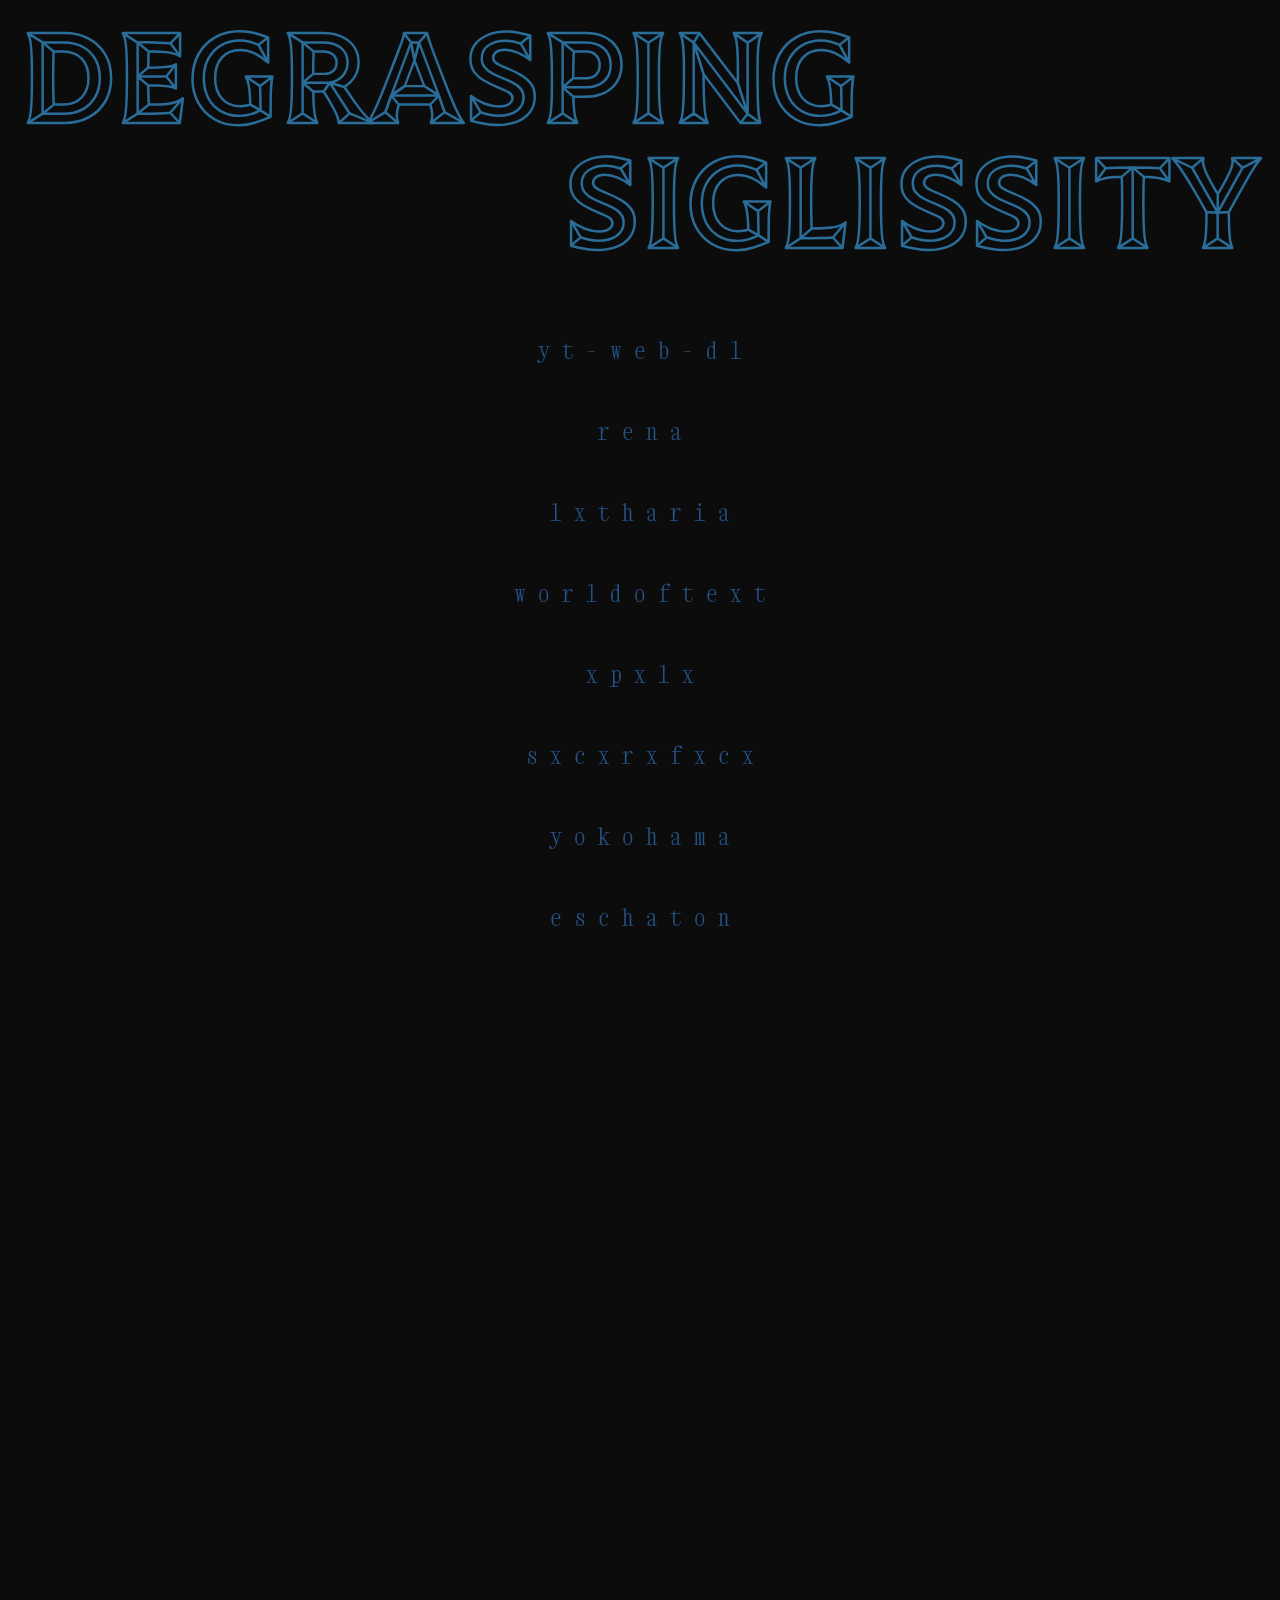
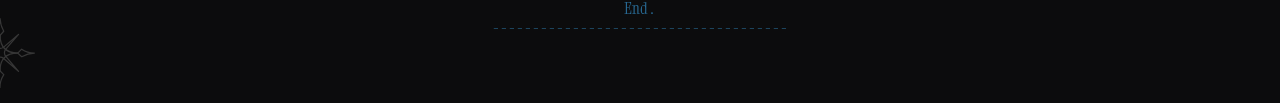
<file: index.html>
<!DOCTYPE html>

<head lang="de">
    <title>[The Lx.]</title>
    <link rel="stylesheet" href="styles/main.css">
    <link rel="stylesheet" href="styles/damage.css">
    <meta charset="UTF-8">
    <meta name="viewport" content="width=device-width, initial-scale=1.0">
    <link rel="preconnect" href="https://fonts.googleapis.com">
    <link rel="preconnect" href="https://fonts.gstatic.com" crossorigin>
    <link href="https://fonts.googleapis.com/css2?family=Tilt+Prism&family=Xanh+Mono:ital@0;1&display=swap"
          rel="stylesheet">
</head>
<body>
	<div class="damagable">

		<header>
			<div class="headingText">
				<h1 id="titleword1">degrasping</h1>
				<h1 id="titleword2">siglissity</h1>

			</div>
		</header>


		<section>
			<div class="navigation">
				<a href="./tooling/yt-web-dl/index.html"> y t - w e b - d l </a>
				<a href="./rena.html"> r e n a </a>
				<a href="https://github.com/Lxtharia"> l x t h a r i a </a>
				<a href="https://www.yourworldoftext.com/lxn"> w o r l d   o f   t e x t </a>
				<a href="./"> x p x l x </a>
				<a onmousedown="damage()"> s x c x r x f x c x </a>
				<a href="https://www.lama-in.yokohama"> y o k o h a m a </a>
				<a href="./tooling/eschaton-translator/"> e s c h a t o n </a>
			</div>
		</section>

		<footer>
			<p>End.<br>-------------------------------------</p>
		</footer>
	</div>

<div class="cursor-tracking" id="color-aura"></div>
<div class="cursor-tracking" id="cursor-crosshair">
    <img src="img/cursorstar-red-90.svg"/>
</div>

<script src="scripts/damage.js"></script>
<script src="scripts/color-aura.js"></script>

</body>
</file>
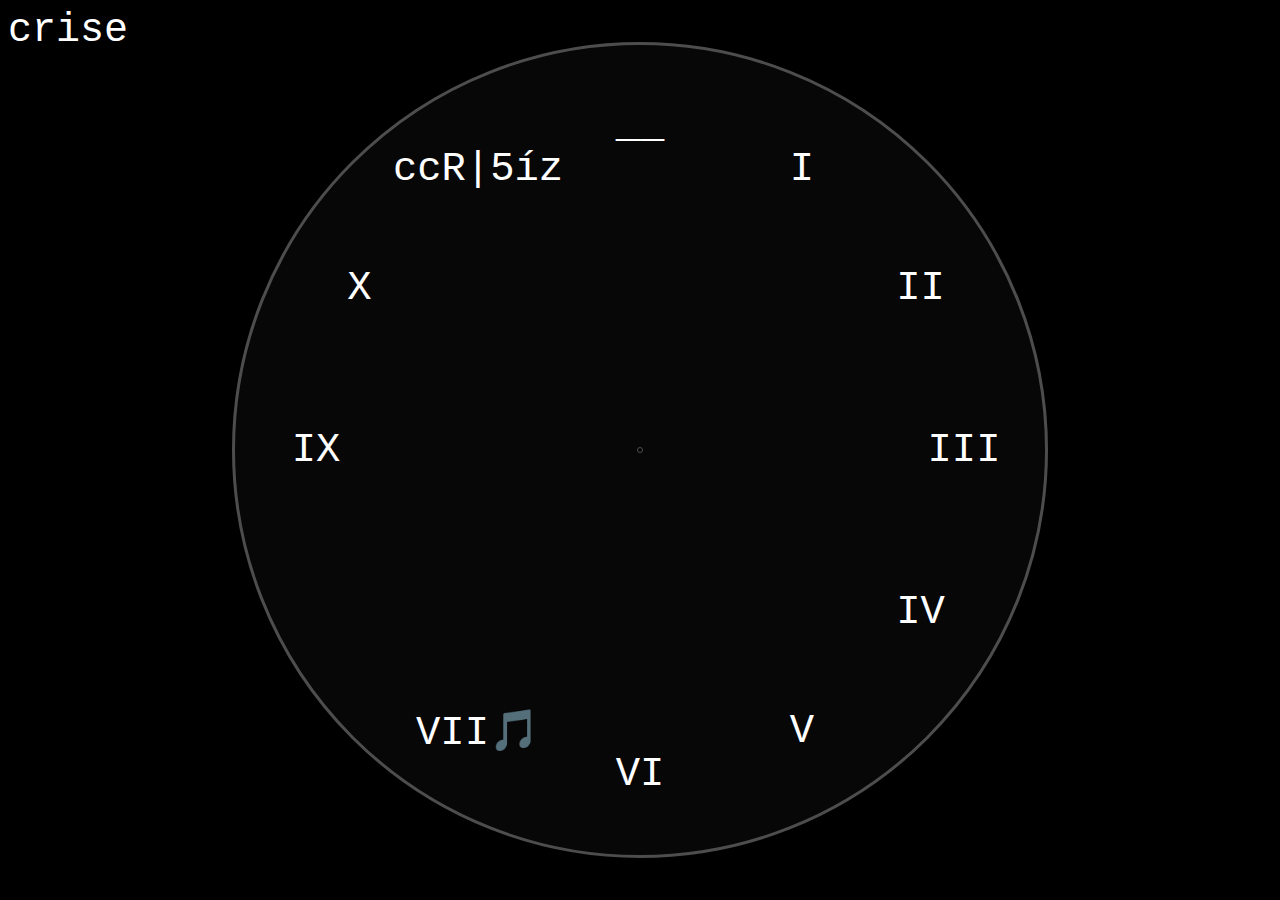
<file: crisis.html>
<!DOCTYPE html>

<head lang="de">
    <title>Crisis</title>
    <link rel="stylesheet" href="styles/crisis.css">
    <!-- meta http-equiv="refresh" content="5" -->
</head>

<body>
    <a href="./">crise</a>
    <div class="torso">
        <div class="screw"></div>
        <ul class='circle-container' style="list-style: none;">
            <li class="blatt z0" ><a href="/crisis__">__</a></li>
            <li class="blatt z1" ><a href="/crisisI">I</a></li>
            <li class="blatt z2" ><a href="/crisisII">II</a></li>
            <li class="blatt z3" ><a href="/crisis3">III</a></li>
            <li class="blatt z4" ><a href="/crisis4">IV</a></li>
            <li class="blatt z5" ><a href="/crisis5">V</a></li>
            <li class="blatt z6" ><a href="/crisis6">VI</a></li>
            <li class="blatt z7" ><a href="/crisisVII">VII🎵</a></li>
            <li class="blatt z8" ><a href=""></a></li>
            <li class="blatt z9" ><a href="/crisis9">IX</a></li>
            <li class="blatt z10" ><a href="/crisisX">X</a></li>
            <li class="blatt zB" ><a href="/Bxnus">ccR|5íz</a></li>
        </ul>
    </div>
</body>
</file>
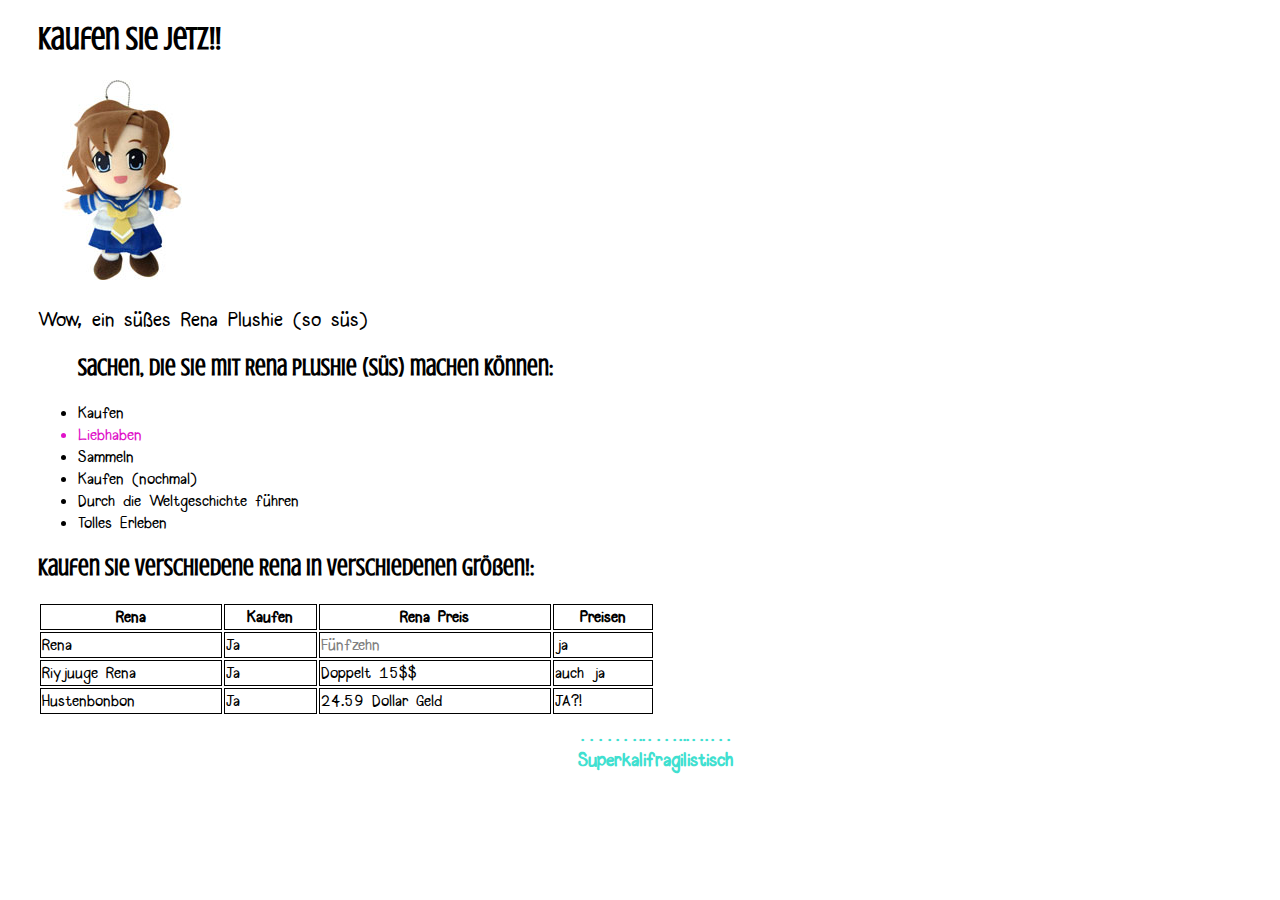
<file: rena.html>
<!DOCTYPE html>

<head lang="de">
    <title>Ein testhaftes Erlebnis!</title>
    <link rel="stylesheet" href="styles/rena1.css">
</head>

<body>
    <h1 class="fancy">Kaufen sie jetz!!</h1>
    <img src="./img/lol.jpg" alt="Ein Rena Plushie">
    <p>Wow, ein süßes Rena Plushie (so süs)</p>
    <ul>
        <h2 class="fancy">Sachen, die sie mit Rena Plushie (süs) machen können:</h2>
        <li>Kaufen</li>
        <li id="Liebhaben">Liebhaben</li>
        <li>Sammeln</li>
        <li>Kaufen (nochmal)</li>
        <li>Durch die Weltgeschichte führen</li>
        <li>Tolles Erleben</li>
    </ul>
    <h2 class="fancy">Kaufen Sie verschiedene Rena in verschiedenen Größen!:</h2>
    <table>
        <tr>
            <th>Rena</th>
            <th>Kaufen</th>
            <th>Rena Preis</th>
            <th>Preisen</th>
        </tr>
        <tr>
            <td>Rena</td>
            <td>Ja</td>
            <td id="DieFünfzehn">Fünfzehn</td>
            <td>ja</td>
        </tr>
        <tr>
            <td>Riyjuuge Rena</td>
            <td>Ja</td>
            <td>Doppelt 15$$</td>
            <td>auch ja</td>
        </tr>
        <tr>
            <td>Hustenbonbon</td>
            <td>Ja</td>
            <td>24.59 Dollar Geld</td>
            <td>JA?!</td>
        </tr>

    </table>
    <h3 class="blau">Superkalifragilistisch</h3>
</body>
</file>
<file: styles/main.css>
.cursor-tracking {
  position: absolute;
  pointer-events: none;
  transform: translate(-50%, -50%);
  transform-origin: 0 0;
}

#color-aura {
  background-color: #0021f9;
  width: 100px;
  height: 100px;
  border-radius: 50px;
  filter: blur(27px);
  mix-blend-mode: hue;
  transition: background-color 0.1s;
}

.onmousedown-color {
  background-color: #aaff00 !important;
}

#cursor-crosshair {
  position: absolute;
  height: 70px;
  width: 70px;
  border-radius: 50px;
  transition: width 0.1s, height 0.1s, rotate 0.1s;
  filter: saturate(0);
}

.onmousedown-color {
  background-color: #aaff00 !important;
}

#cursor-crosshair {
  position: absolute;
  height: 70px;
  width: 70px;
  border-radius: 50px;
  transition: width 0.1s, height 0.1s, rotate 0.1s;
  filter: saturate(0);
}

html {
  background-color: #0c0c0d;
  color: #296d98;
  font-family: "Xanh Mono", monospace;
}

body {
  margin: 0px;
  overflow-x: hidden;
}

header {
  margin: 0 20px 20px 20px;
}

h1 {
  animation: 6s colorFade infinite alternate ease-in-out;
  font-family: "Tilt Prism", sans-serif;
  font-size: 155px;
  font-weight: lighter;
  margin: 0;
  user-select: none;
}

#titleword1 {
  margin-top: -30px;
}

#titleword2 {
  text-align: right;
  margin-top: -70px;
}

section {
  margin: 0 100px;
}

.navigation {
  width: 300px;
  display: flex;
  flex-direction: column;
  margin: 0 auto;
}
.navigation a {
  width: 100%;
  text-align: center;
  color: #245386;
  display: block;
  margin: 27px auto;
  font-size: 23px;
  text-decoration: none;
  user-select: none;
  transition: color 0.4s linear;
}
.navigation a:hover {
  color: #b118c9;
  transition: color 0.1s linear;
}

footer {
  margin-top: 50%;
  width: 100%;
  height: 2.5rem;
  padding-bottom: 15px;
}
footer * {
  text-align: center;
  width: 100%;
  margin: auto;
}

@keyframes colorFade {
  from {
    transform: translateX(0) translateY(0);
    color: #244C88;
  }
  to {
    transform: translateX(-5px) translateY(-5px);
    color: #397da8;
  }
}

/*# sourceMappingURL=main.css.map */
</file>
<file: styles/crisis.css>
body {
  background: black;
  color: white;
  font-family: "Courier", monospace;
}

a {
  text-decoration: none;
  color: white;
  font-size: 40px;
}

.torso {
  --clock-size: min(90lvw, 90lvh);
  width: var(--clock-size);
  height: var(--clock-size);
  position: absolute;
  translate: -50% -50%;
  left: 50%;
  top: 50%;
  border-radius: 200%;
  border: 3px solid #4d4d4d;
  background: #070707;
}
.torso a {
  font-size: calc(0.05 * var(--clock-size));
}

.screw {
  position: absolute;
  translate: -50% -50%;
  left: 50%;
  top: 50%;
  width: 4px;
  height: 4px;
  border: 1px solid #4d4d4d;
  border-radius: 200%;
}

.blatt {
  color: red;
  position: absolute;
  left: 50%;
  top: 50%;
  translate: -50% -50%;
}

.z0 {
  transform: translate(calc(0.4 * cos(-90deg) * var(--clock-size)), calc(0.4 * sin(-90deg) * var(--clock-size)));
}

.z1 {
  transform: translate(calc(0.4 * cos(-60deg) * var(--clock-size)), calc(0.4 * sin(-60deg) * var(--clock-size)));
}

.z2 {
  transform: translate(calc(0.4 * cos(-30deg) * var(--clock-size)), calc(0.4 * sin(-30deg) * var(--clock-size)));
}

.z3 {
  transform: translate(calc(0.4 * cos(0deg) * var(--clock-size)), calc(0.4 * sin(0deg) * var(--clock-size)));
}

.z4 {
  transform: translate(calc(0.4 * cos(30deg) * var(--clock-size)), calc(0.4 * sin(30deg) * var(--clock-size)));
}

.z5 {
  transform: translate(calc(0.4 * cos(60deg) * var(--clock-size)), calc(0.4 * sin(60deg) * var(--clock-size)));
}

.z6 {
  transform: translate(calc(0.4 * cos(90deg) * var(--clock-size)), calc(0.4 * sin(90deg) * var(--clock-size)));
}

.z7 {
  transform: translate(calc(0.4 * cos(120deg) * var(--clock-size)), calc(0.4 * sin(120deg) * var(--clock-size)));
}

.z8 {
  transform: translate(calc(0.4 * cos(150deg) * var(--clock-size)), calc(0.4 * sin(150deg) * var(--clock-size)));
}

.z9 {
  transform: translate(calc(0.4 * cos(180deg) * var(--clock-size)), calc(0.4 * sin(180deg) * var(--clock-size)));
}

.z10 {
  transform: translate(calc(0.4 * cos(210deg) * var(--clock-size)), calc(0.4 * sin(210deg) * var(--clock-size)));
}

.zB {
  transform: translate(calc(0.4 * cos(240deg) * var(--clock-size)), calc(0.4 * sin(240deg) * var(--clock-size)));
}

/*# sourceMappingURL=crisis.css.map */
</file>
<file: styles/rena1.css>
@font-face {
    font-family: Crushed-Regular;
    src: url("../fonts/crushed/Crushed-Regular.ttf");
}

@font-face {
    font-family: Halogen;
    src: url("../fonts/Halogen.ttf");
}

h1, p {
    text-align: left;
}

p {
    font-size: 20px;
}

body {
    /* background: #A64B4B; */
    font-family: Halogen;
    padding-left: 30px;
}

.fancy {
    font-family: Crushed-Regular;
    /* font-weight: bolder; */
}

.blau {
    color: turquoise;
    text-emphasis-style: filled;
    text-align: center;
}

#Liebhaben {
    color: #E013C9;
}

#DieFünfzehn {
    color: gray;
}

table {
    width: 50%;
}

th, td {
    border: 1px solid black;
}

td {
    /* color: gray; */
    /* Wie zu mittig alignen?! */
}
</file>
<file: styles/damage.css>
.animateOuch{
	animation: damageTranslate 0.1s cubic-bezier(0,.66,0,1.12);
}


@keyframes damageTranslate{
	0% {
		transform: translate(0px, 0px);
		background-color: none;
	}
	20% {
		transform: translate(-5px, 0px);
	}
	70% {
		background-color: #400;
		transform: translate(10px, 0px);
	}
	100% {
		background-color: none;
		transform: translate(0px, 0px);
	}

}
</file>
